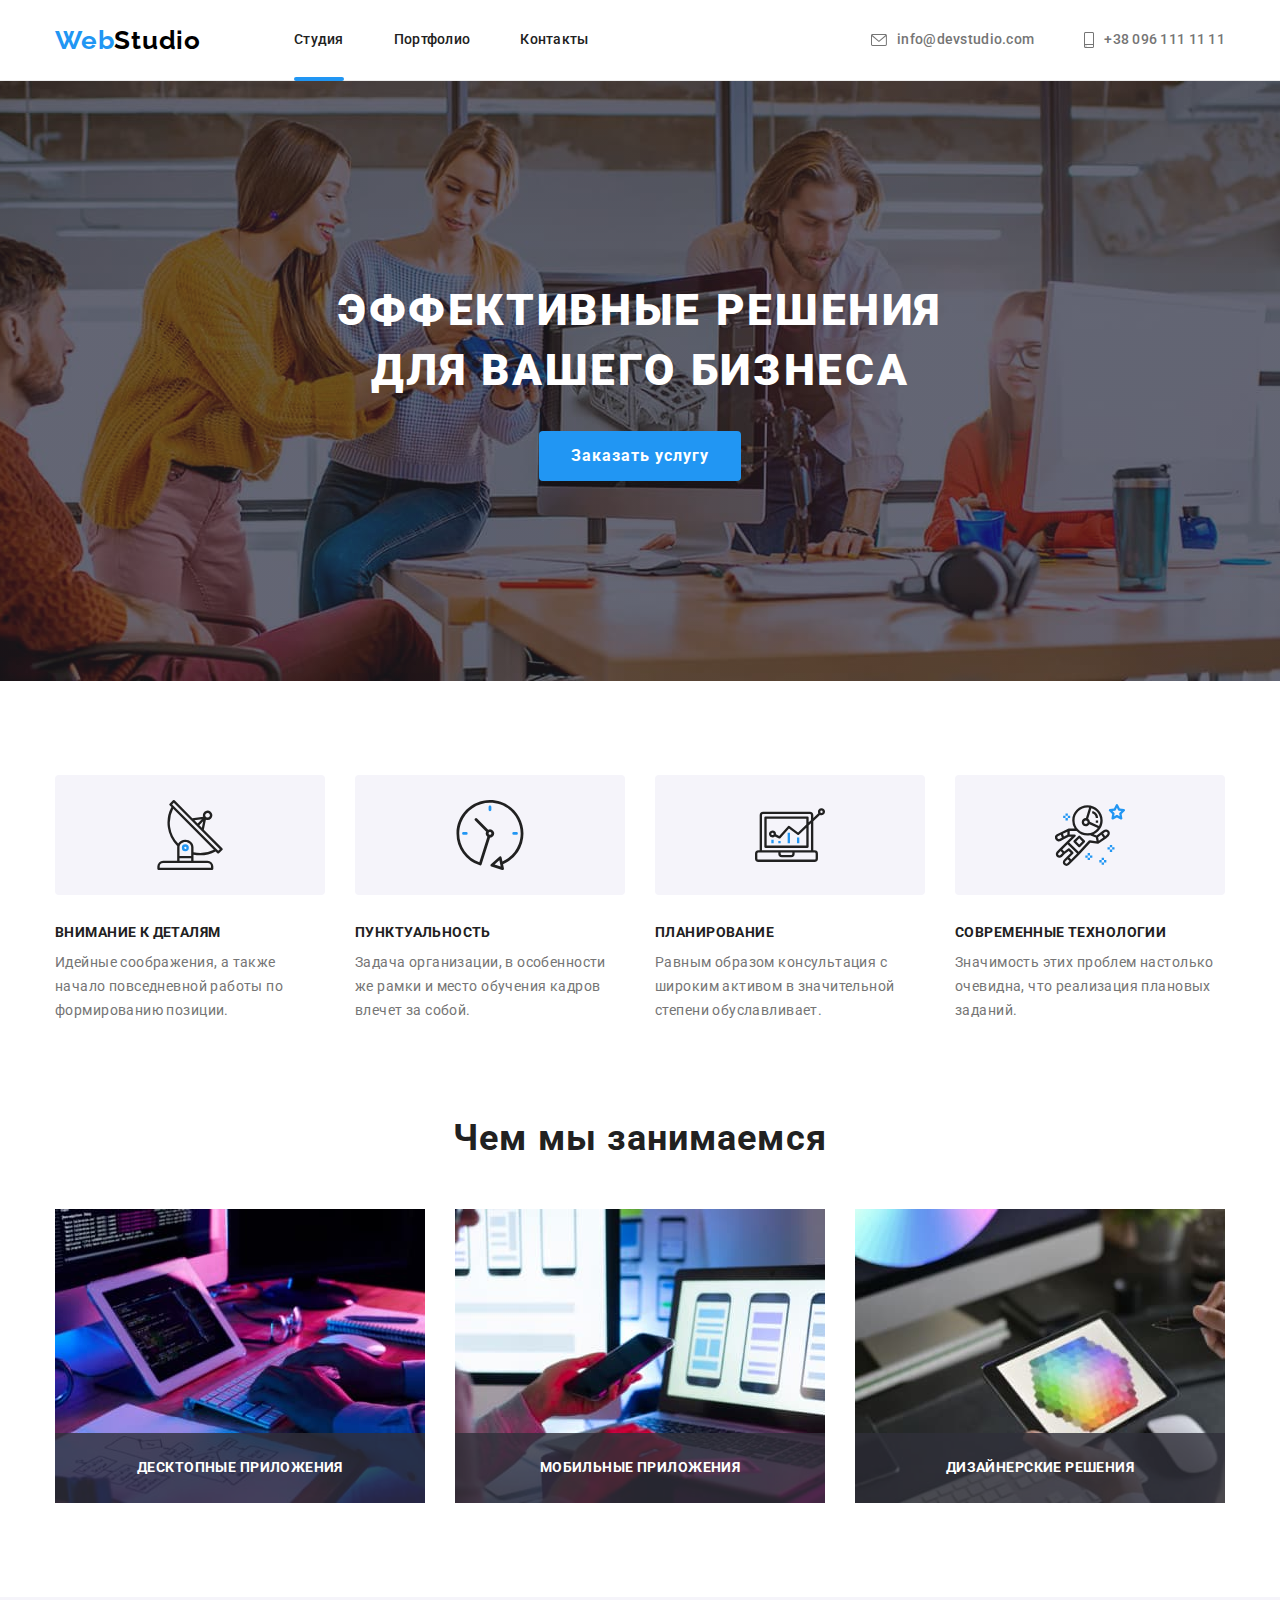
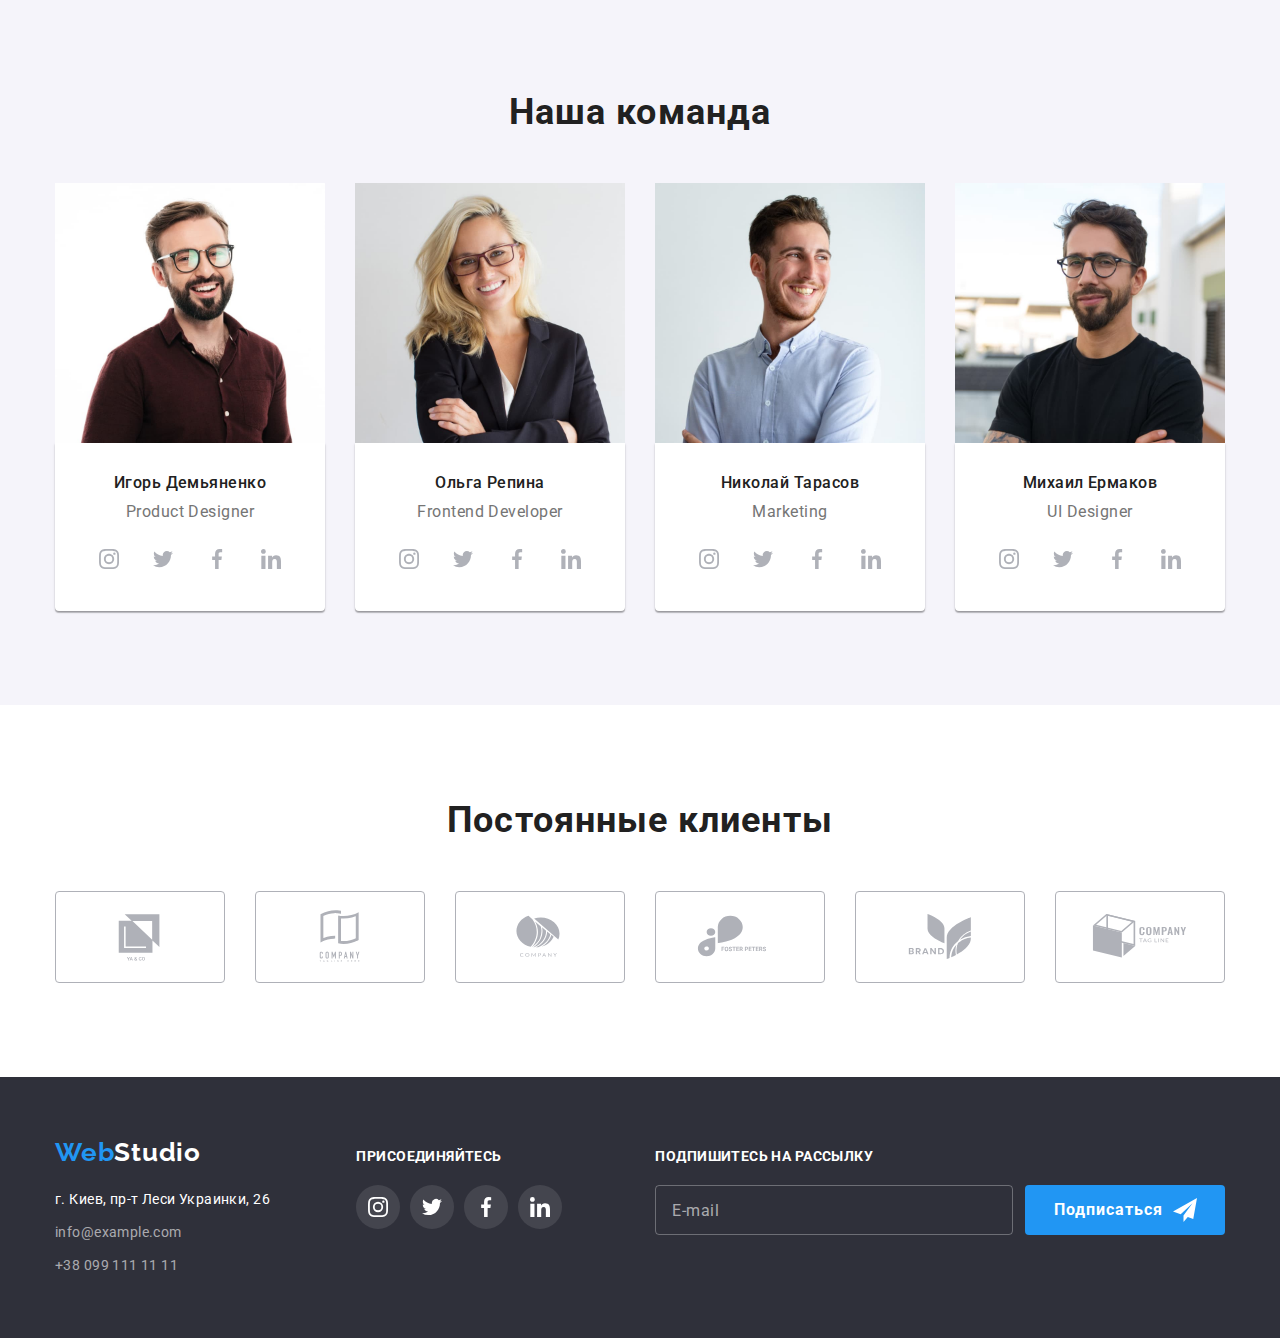
<file: index.html>
<!DOCTYPE html>
<html lang="ru">
  <head>
    <meta charset="UTF-8" />
    <meta http-equiv="X-UA-Compatible" content="IE=edge" />
    <meta name="viewport" content="width=device-width, initial-scale=1.0" />
    <title>goit-markup-hw-06</title>
    <link
      href="https://fonts.googleapis.com/css2?family=Raleway:wght@700&family=Roboto:wght@400;500;700;900&display=swap"
      rel="stylesheet"
    />
    <link rel="stylesheet"
    href=https://cdnjs.cloudflare.com/ajax/libs/modern-normalize/1.1.0/modern-normalize.min.css>
    <link rel="stylesheet" href="./css/styles.css" />
  </head>
  <body>
    <!--header-->

    <header class="header">
      <div class="container">
        <div class="header-flex">
          <a class="logo link" href="./index.html"
            >Web<span class="logo-dark">Studio</span></a
          >
          <nav class="header-nav">
            <ul class="header-list list">
              <li class="header-item">
                <a class="header-link link current" href="./index.html"
                  >Студия</a
                >
              </li>
              <li class="header-item">
                <a class="header-link link" href="./portfolio.html"
                  >Портфолио</a
                >
              </li>
              <li class="header-item">
                <a class="header-link link" href="">Контакты</a>
              </li>
            </ul>
          </nav>
          <ul class="header-mt">
            <li class="header-mail-item list">
              <a class="header-mail-link link" href="mailto:info@devstudio.com"
                ><svg class="header-icon-mail" width="16" height="12">
                  <use href="./images/icons.svg#icon-envelope"></use>
                </svg>
                info@devstudio.com</a
              >
            </li>
            <li class="haeder-tel-item list">
              <a class="header-tel-link link" href="tel:+380961111111"
                ><svg class="header-icon-tel" width="10" height="16">
                  <use href="./images/icons.svg#icon-smartphone"></use></svg
                >+38 096 111 11 11</a
              >
            </li>
          </ul>
        </div>
      </div>
    </header>
    <!--hero-->
    <main>
      <section class="hero">
        <div class="container">
          <h1 class="hero-title">Эффективные решения для вашего бизнеса</h1>
          <button class="hero-btn" type="button" data-modal-open>
            Заказать услугу
          </button>
        </div>
      </section>

      <!--features-->
      <section class="features section">
        <div class="container">
          <h2 class="visually-hidden">Особенности</h2>
          <ul class="features-list list">
            <li class="features-item antenna">
              <div class="features-icon-conteiner">
                <svg width="70" height="70">
                  <use href="./images/icons.svg#icon-antenna-1"></use>
                </svg>
              </div>
              <h3 class="features-title">Внимание к деталям</h3>
              <p class="features-text">
                Идейные соображения, а также начало повседневной работы по
                формированию позиции.
              </p>
            </li>
            <li class="features-item clock">
              <div class="features-icon-conteiner">
                <svg width="70" height="70">
                  <use href="./images/icons.svg#icon-clock-1"></use>
                </svg>
              </div>
              <h3 class="features-title">Пунктуальность</h3>
              <p class="features-text">
                Задача организации, в особенности же рамки и место обучения
                кадров влечет за собой.
              </p>
            </li>
            <li class="features-item diagram">
              <div class="features-icon-conteiner">
                <svg width="70" height="70">
                  <use href="./images/icons.svg#icon-diagram-1"></use>
                </svg>
              </div>
              <h3 class="features-title">Планирование</h3>
              <p class="features-text">
                Равным образом консультация с широким активом в значительной
                степени обуславливает.
              </p>
            </li>
            <li class="features-item astronaut">
              <div class="features-icon-conteiner">
                <svg width="70" height="70">
                  <use href="./images/icons.svg#icon-astronaut-1"></use>
                </svg>
              </div>
              <h3 class="features-title">Современные технологии</h3>
              <p class="features-text">
                Значимость этих проблем настолько очевидна, что реализация
                плановых заданий.
              </p>
            </li>
          </ul>
        </div>
      </section>
      <!--work-->
      <section class="work section">
        <div class="container">
          <h2 class="work-title">Чем мы занимаемся</h2>
          <ul class="work-list list">
            <li class="work-item">
              <img
                class="work-img"
                src="./images/box1.jpg"
                alt="Работа за компьютером"
                width="370"
                height="294"
              />
              <div class="work-thumb">
                <h3 class="work-item-title">Десктопные приложения</h3>
              </div>
            </li>

            <li class="work-item">
              <img
                class="work-img"
                src="./images/box2.jpg"
                alt="Смартфон и ноутбук"
                width="370"
                height="294"
              />
              <div class="work-thumb">
                <h3 class="work-item-title">Мобильные приложения</h3>
              </div>
            </li>
            <li class="work-item">
              <img
                class="work-img"
                src="./images/box3.jpg"
                alt="Графический дизайн на планшете"
                width="370"
                height="294"
              />
              <div class="work-thumb">
                <h3 class="work-item-title">Дизайнерские решения</h3>
              </div>
            </li>
          </ul>
        </div>
      </section>
      <!--team-->
      <section class="team section">
        <div class="container">
          <h2 class="team-title">Наша команда</h2>
          <ul class="team-list list">
            <li class="team-item">
              <img
                class="team-img"
                src="./images/img.jpg"
                alt="Игорь"
                width="270"
                height="260"
              />
              <div class="team-thumb">
                <h3 class="team-item-title">Игорь Демьяненко</h3>
                <p class="team-text" lang="en">Product Designer</p>
                <ul class="team-soc-list list">
                  <li class="team-soc-item">
                    <a class="team-soc-link" href="">
                      <svg class="team-soc-icon" width="20" height="20">
                        <use href="./images/icons.svg#icon-instagram-2"></use>
                      </svg>
                    </a>
                  </li>
                  <li class="team-soc-item">
                    <a class="team-soc-link" href=""
                      ><svg class="team-soc-icon" width="20" height="20">
                        <use
                          href="./images/icons.svg#icon-twitter-1"
                        ></use></svg
                    ></a>
                  </li>
                  <li class="team-soc-item">
                    <a class="team-soc-link" href=""
                      ><svg class="team-soc-icon" width="20" height="20">
                        <use
                          href="./images/icons.svg#icon-facebook-1"
                        ></use></svg
                    ></a>
                  </li>
                  <li class="team-soc-item">
                    <a class="team-soc-link" href=""
                      ><svg class="team-soc-icon" width="20" height="20">
                        <use
                          href="./images/icons.svg#icon-linkedin-1"
                        ></use></svg
                    ></a>
                  </li>
                </ul>
              </div>
            </li>
            <li class="team-item">
              <img
                class="team-img"
                src="./images/img1.jpg"
                alt="Ольга"
                width="270"
                height="260"
              />
              <div class="team-thumb">
                <h3 class="team-item-title">Ольга Репина</h3>
                <p class="team-text" lang="en">Frontend Developer</p>
                <ul class="team-soc-list list">
                  <li class="team-soc-item">
                    <a class="team-soc-link" href="">
                      <svg class="team-soc-icon" width="20" height="20">
                        <use href="./images/icons.svg#icon-instagram-2"></use>
                      </svg>
                    </a>
                  </li>
                  <li class="team-soc-item">
                    <a class="team-soc-link" href=""
                      ><svg class="team-soc-icon" width="20" height="20">
                        <use
                          href="./images/icons.svg#icon-twitter-1"
                        ></use></svg
                    ></a>
                  </li>
                  <li class="team-soc-item">
                    <a class="team-soc-link" href=""
                      ><svg class="team-soc-icon" width="20" height="20">
                        <use
                          href="./images/icons.svg#icon-facebook-1"
                        ></use></svg
                    ></a>
                  </li>
                  <li class="team-soc-item">
                    <a class="team-soc-link" href=""
                      ><svg class="team-soc-icon" width="20" height="20">
                        <use
                          href="./images/icons.svg#icon-linkedin-1"
                        ></use></svg
                    ></a>
                  </li>
                </ul>
              </div>
            </li>
            <li class="team-item">
              <img
                class="team-img"
                src="./images/img2.jpg"
                alt="Николай"
                width="270"
                height="260"
              />
              <div class="team-thumb">
                <h3 class="team-item-title">Николай Тарасов</h3>
                <p class="team-text" lang="en">Marketing</p>
                <ul class="team-soc-list list">
                  <li class="team-soc-item">
                    <a class="team-soc-link" href="">
                      <svg class="team-soc-icon" width="20" height="20">
                        <use href="./images/icons.svg#icon-instagram-2"></use>
                      </svg>
                    </a>
                  </li>
                  <li class="team-soc-item">
                    <a class="team-soc-link" href=""
                      ><svg class="team-soc-icon" width="20" height="20">
                        <use
                          href="./images/icons.svg#icon-twitter-1"
                        ></use></svg
                    ></a>
                  </li>
                  <li class="team-soc-item">
                    <a class="team-soc-link" href=""
                      ><svg class="team-soc-icon" width="20" height="20">
                        <use
                          href="./images/icons.svg#icon-facebook-1"
                        ></use></svg
                    ></a>
                  </li>
                  <li class="team-soc-item">
                    <a class="team-soc-link" href=""
                      ><svg class="team-soc-icon" width="20" height="20">
                        <use
                          href="./images/icons.svg#icon-linkedin-1"
                        ></use></svg
                    ></a>
                  </li>
                </ul>
              </div>
            </li>
            <li class="team-item">
              <img
                class="team-img"
                src="./images/img3.jpg"
                alt="Михаил"
                width="270"
                height="260"
              />
              <div class="team-thumb">
                <h3 class="team-item-title">Михаил Ермаков</h3>
                <p class="team-text" lang="en">UI Designer</p>
                <ul class="team-soc-list list">
                  <li class="team-soc-item">
                    <a class="team-soc-link" href="">
                      <svg class="team-soc-icon" width="20" height="20">
                        <use href="./images/icons.svg#icon-instagram-2"></use>
                      </svg>
                    </a>
                  </li>
                  <li class="team-soc-item">
                    <a class="team-soc-link" href=""
                      ><svg class="team-soc-icon" width="20" height="20">
                        <use
                          href="./images/icons.svg#icon-twitter-1"
                        ></use></svg
                    ></a>
                  </li>
                  <li class="team-soc-item">
                    <a class="team-soc-link" href=""
                      ><svg class="team-soc-icon" width="20" height="20">
                        <use
                          href="./images/icons.svg#icon-facebook-1"
                        ></use></svg
                    ></a>
                  </li>
                  <li class="team-soc-item">
                    <a class="team-soc-link" href=""
                      ><svg class="team-soc-icon" width="20" height="20">
                        <use
                          href="./images/icons.svg#icon-linkedin-1"
                        ></use></svg
                    ></a>
                  </li>
                </ul>
              </div>
            </li>
          </ul>
        </div>
      </section>

      <section class="clients section">
        <div class="container">
          <h2 class="clients-title">Постоянные клиенты</h2>
          <ul class="clients-list list">
            <li class="clients-item list">
              <a class="clients-link" href="">
                <svg class="clients-icon" width="106" height="60">
                  <use href="./images/icons.svg#icon-Logo"></use>
                </svg>
              </a>
            </li>
            <li class="clients-item list">
              <a class="clients-link" href="">
                <svg class="clients-icon" width="106" height="60">
                  <use href="./images/icons.svg#icon-Logo-1"></use>
                </svg>
              </a>
            </li>
            <li class="clients-item list">
              <a class="clients-link" href="">
                <svg class="clients-icon" width="106" height="60">
                  <use href="./images/icons.svg#icon-Logo-2"></use>
                </svg>
              </a>
            </li>
            <li class="clients-item list">
              <a class="clients-link" href="">
                <svg class="clients-icon" width="106" height="60">
                  <use href="./images/icons.svg#icon-Logo-3"></use>
                </svg>
              </a>
            </li>
            <li class="clients-item list">
              <a class="clients-link" href="">
                <svg class="clients-icon" width="106" height="60">
                  <use href="./images/icons.svg#icon-Logo-4"></use>
                </svg>
              </a>
            </li>
            <li class="clients-item list">
              <a class="clients-link" href="">
                <svg class="clients-icon" width="106" height="60">
                  <use href="./images/icons.svg#icon-Logo-5"></use>
                </svg>
              </a>
            </li>
          </ul>
        </div>
      </section>
    </main>
    <!--footer-->
    <footer class="footer">
      <div class="container">
        <div class="footerf">
          <a class="logo link" href="./index.html"
            >Web<span class="logo-light">Studio</span></a
          >
          <address class="adress">
            <ul class="adress-list list">
              <li class="adress-item">
                <a
                  class="adress-link link"
                  href="https://goo.gl/maps/nZqafxbNamXbDnvg8"
                  target="blank"
                  rel="noopener noreferrer nofollow"
                  >г. Киев, пр-т Леси Украинки, 26</a
                >
              </li>
              <li class="adress-item">
                <a class="adress-mail-link link" href="mailto:info@example.com"
                  >info@example.com</a
                >
              </li>
              <li class="adress-item">
                <a class="adress-tel-link link" href="tel:+380991111111"
                  >+38 099 111 11 11</a
                >
              </li>
            </ul>
          </address>
        </div>
        <div class="footer-soc">
          <p class="join">присоединяйтесь</p>
          <ul class="footer-soc-list list">
            <li class="footer-soc-item">
              <a href="" class="footer-soc-link instagram"></a>
            </li>
            <li class="footer-soc-item">
              <a href="" class="footer-soc-link twitter"></a>
            </li>
            <li class="footer-soc-item">
              <a href="" class="footer-soc-link facebook"></a>
            </li>
            <li class="footer-soc-item">
              <a href="" class="footer-soc-link linkedin"></a>
            </li>
          </ul>
        </div>

        <div class="footer-user-email">
        <p class="join">Подпишитесь на рассылку</p>
        <form class="footer-form">
        <input type="email" name="footer-input" class="footer-input" required placeholder="E-mail">
        <button type="submit" class="footer-btn">Подписаться</button>
        </form>
      </div>
      </div>
      
    </footer>

    <!--modal-->                          
    
    <div class="backdrop is-hidden" data-modal>
      <div class="modal">
        <button type="button" class="modal-close-btn" data-modal-close>
          <svg width="18" height="18">
            <use href="./images/icons.svg#icon-close-black-18dp"></use>
          </svg>
        </button>

        <p class="modal-title">Оставьте свои данные, мы вам перезвоним</p>

        <form>

          <label class="form-field">
            <span class="form-label">Имя</span>
            <span class="modal-wrap">
            <input type="text" class="modal-input" name="user-name" required />
            <svg class="form-icon" width="18" height="18">
                <use href="./images/icons.svg#icon-person"></use></svg
            ></span>
          </label>

          <label class="form-field"
            ><span class="form-label">Телефон</span>
            <span class="modal-wrap">
            <input type="tel" class="modal-input" name="user-tel" required />
             <svg class="form-icon" width="18" height="18">
                <use href="./images/icons.svg#icon-phone"></use></svg
            ></span>
          </label>

          <label class="form-field"
            ><span class="form-label">Почта</span>
            <span class="modal-wrap">
            <input
              type="email"
              class="modal-input"
              name="user-email"
              required
            />
            
              <svg class="form-icon" width="18" height="18">
                <use href="./images/icons.svg#icon-email"></use></svg></span>
          </label>

          <label class="form-field">
            <span class="form-label">Комментарий</span>
            <textarea
              name="user-text"
              id="user-text"
              placeholder="Введите текст"
              class="user-comments"
            ></textarea>
          </label>

          <div class="form-field">
            <input type="checkbox" class="input-check visually-hidden " id="input-check" name="policy" value="policy" >
            <label for="input-check" class="check-text"><span class="check-visible"><svg class="check-icon" width="16" height="15"><use href="./images/icons.svg#icon-Vector2"></use></svg></span> Соглашаюсь с рассылкой и принимаю&nbsp;<a class="policy-link" href="">Условия договора</a></label>
          </div>
          <button type="submit" class="form-btn">Отправить</button>
        </form>
      </div>
    </div>
    <script src="./js/modal.js"></script>
  </body>
</html>
</file>
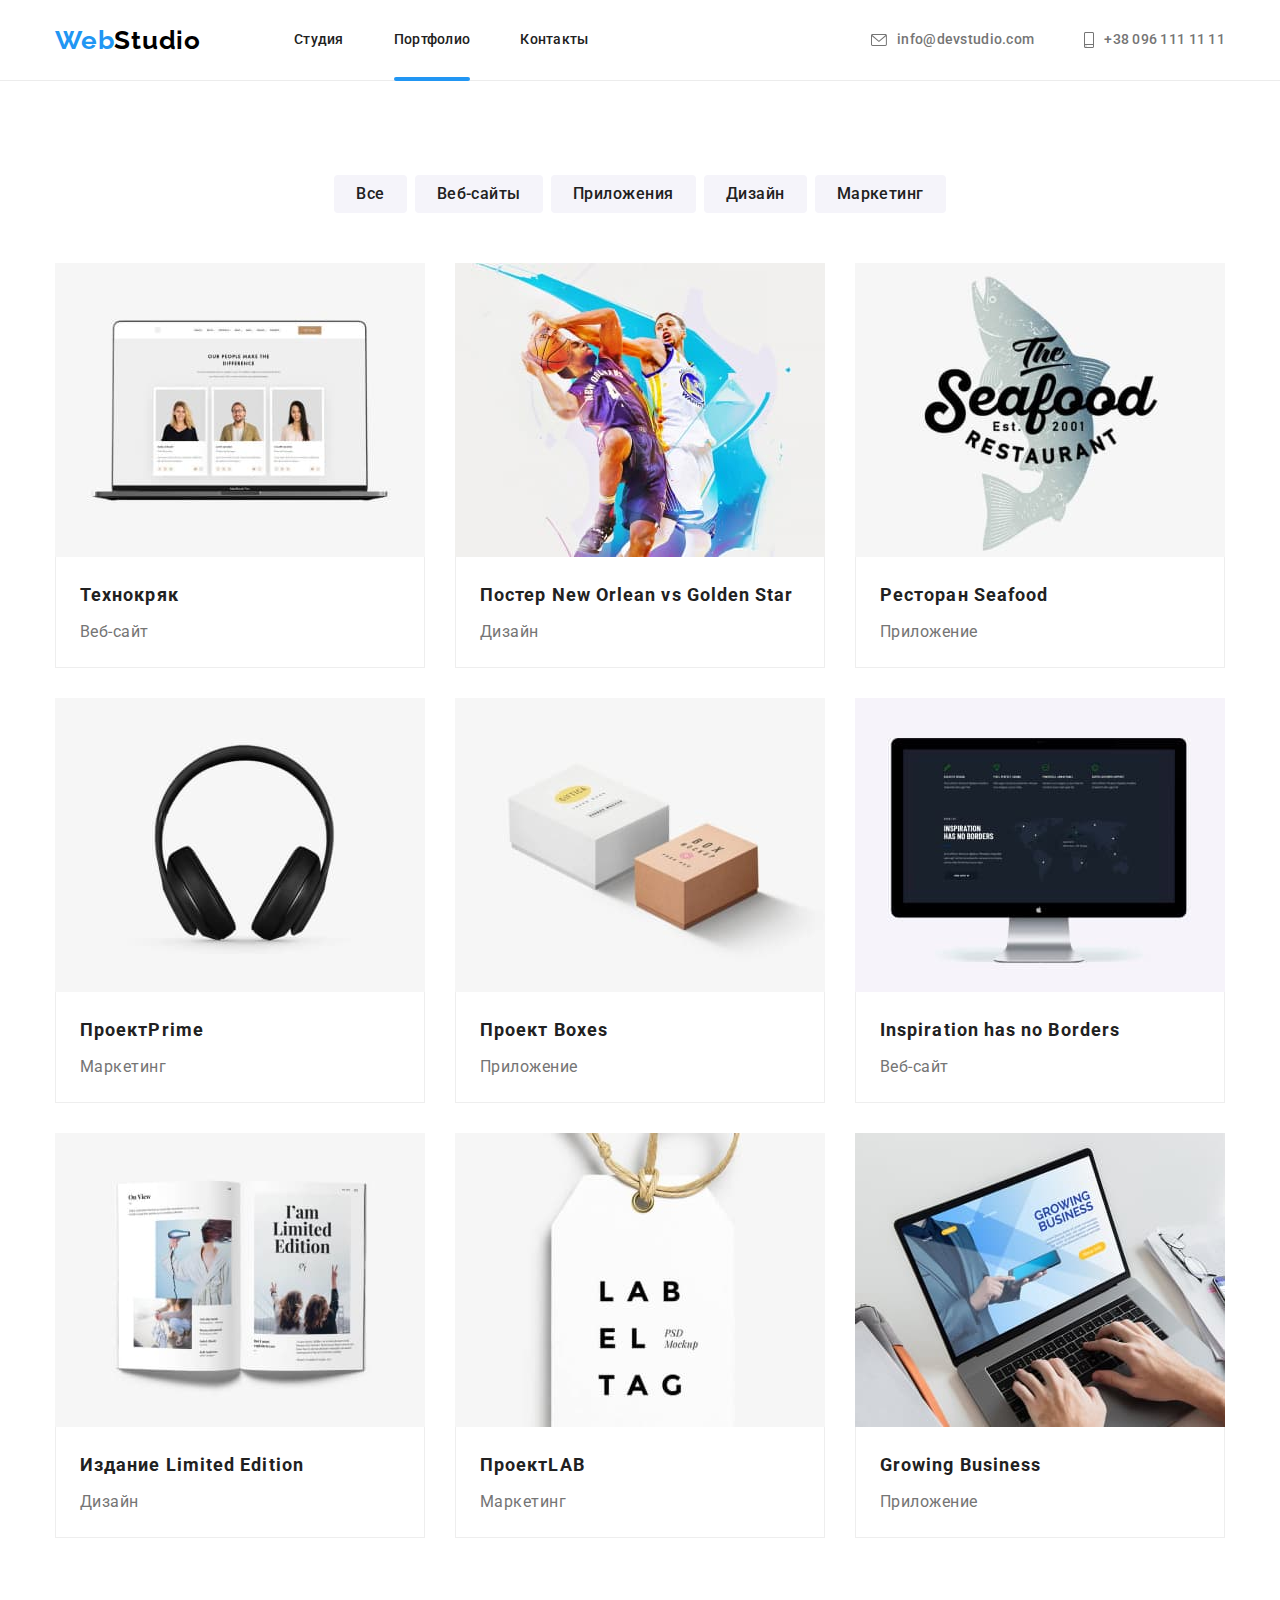
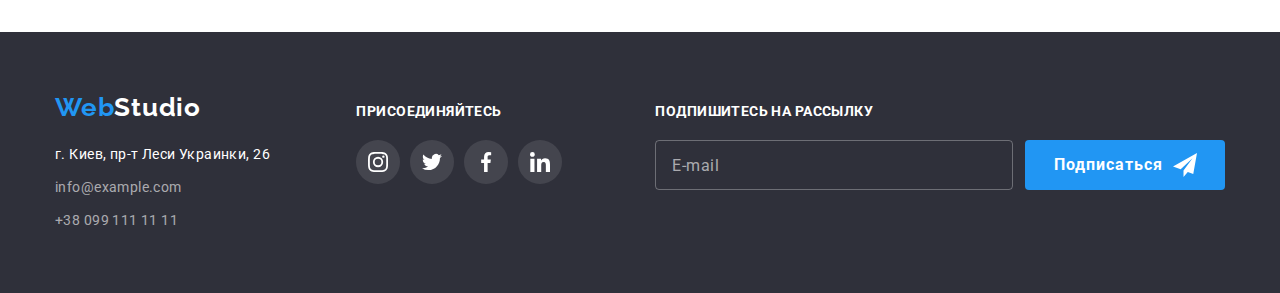
<file: portfolio.html>
<!DOCTYPE html>
<html lang="ru">
  <head>
    <meta charset="UTF-8" />
    <meta http-equiv="X-UA-Compatible" content="IE=edge" />
    <meta name="viewport" content="width=device-width, initial-scale=1.0" />
    <title>goit-markup-hw-06</title>
    <link
      href="https://fonts.googleapis.com/css2?family=Raleway:wght@700&family=Roboto:wght@400;500;700;900&display=swap"
      rel="stylesheet"
    />
    <link rel="stylesheet"
    href=https://cdnjs.cloudflare.com/ajax/libs/modern-normalize/1.1.0/modern-normalize.min.css>
    <link rel="stylesheet" href="./css/styles.css" />
  </head>
  <body>
    <header class="header">
      <div class="container">
        <div class="header-flex">
          <a class="logo link" href="./index.html"
            >Web<span class="logo-dark">Studio</span></a
          >
          <nav class="header-nav">
            <ul class="header-list list">
              <li class="header-item">
                <a class="header-link link" href="./index.html">Студия</a>
              </li>
              <li class="header-item">
                <a class="header-link link current" href="./portfolio.html"
                  >Портфолио</a
                >
              </li>
              <li class="header-item">
                <a class="header-link link" href="">Контакты</a>
              </li>
            </ul>
          </nav>
          <ul class="header-mt">
            <li class="header-mail-item list">
              <a class="header-mail-link link" href="mailto:info@devstudio.com"
                ><svg class="header-icon-mail" width="16" height="12">
                  <use href="./images/icons.svg#icon-envelope"></use>
                </svg>
                info@devstudio.com</a
              >
            </li>
            <li class="haeder-tel-item list">
              <a class="header-tel-link link" href="tel:+380961111111"
                ><svg class="header-icon-tel" width="10" height="16">
                  <use href="./images/icons.svg#icon-smartphone"></use></svg
                >+38 096 111 11 11</a
              >
            </li>
          </ul>
        </div>
      </div>
    </header>

    <main>
      <section class="portfolio section">
        <div class="container">
          <h1 class="visually-hidden">Портфолио</h1>
          <ul class="btn-list list">
            <li class="btn-item">
              <button class="btn" type="button">Все</button>
            </li>
            <li class="btn-item">
              <button class="btn" type="button">Веб-сайты</button>
            </li>
            <li class="btn-item">
              <button class="btn" type="button">Приложения</button>
            </li>
            <li class="btn-item">
              <button class="btn" type="button">Дизайн</button>
            </li>
            <li class="btn-item">
              <button class="btn" type="button">Маркетинг</button>
            </li>
          </ul>

          <ul class="port-list list">
            <li class="port-item">
              <a class="port-link link" href=""
                ><div class="port-wrap">
                  <img
                    src="./images/images-portfolio1.jpg"
                    alt="Страница Веб-сайта на ноутбуке"
                    width="370"
                    height="294"
                  />
                  <p class="port-top-text">
                    Ресурс предлагает комплексные предложения с разным уровнем
                    функционала и сервисов. Все это позволит посетителю получить
                    исчерпывающие сведения о компании или частном лице.
                  </p>
                </div>
                <div class="port-thumb">
                  <h2 class="port-title">Технокряк</h2>
                  <p class="port-text">Веб-сайт</p>
                </div>
              </a>
            </li>

            <li class="port-item">
              <a class="port-link link" href=""
                ><div class="port-wrap">
                  <img
                    src="./images/images-portfolio2.jpg"
                    alt="Два баскетболиста во время игры"
                    width="370"
                    height="294"
                  />
                  <p class="port-top-text">
                    Ресурс предлагает комплексные предложения с разным уровнем
                    функционала и сервисов. Все это позволит посетителю получить
                    исчерпывающие сведения о компании или частном лице.
                  </p>
                </div>
                <div class="port-thumb">
                  <h2 class="port-title">
                    Постер <span lang="en">New Orlean vs Golden Star</span>
                  </h2>
                  <p class="port-text">Дизайн</p>
                </div>
              </a>
            </li>

            <li class="port-item">
              <a class="port-link link" href=""
                ><div class="port-wrap">
                  <img
                    src="./images/images-portfolio3.jpg"
                    alt="Логотип ресторана Сиафуд"
                    width="370"
                    height="294"
                  />
                  <p class="port-top-text">
                    Ресурс предлагает комплексные предложения с разным уровнем
                    функционала и сервисов. Все это позволит посетителю получить
                    исчерпывающие сведения о компании или частном лице.
                  </p>
                </div>
                <div class="port-thumb">
                  <h2 class="port-title">
                    Ресторан <span lang="en">Seafood</span>
                  </h2>
                  <p class="port-text">Приложение</p>
                </div>
              </a>
            </li>

            <li class="port-item">
              <a class="port-link link" href=""
                ><div class="port-wrap">
                  <img
                    src="./images/images-portfolio4.jpg"
                    alt="Наушники"
                    width="370"
                    height="294"
                  />
                  <p class="port-top-text">
                    Ресурс предлагает комплексные предложения с разным уровнем
                    функционала и сервисов. Все это позволит посетителю получить
                    исчерпывающие сведения о компании или частном лице.
                  </p>
                </div>
                <div class="port-thumb">
                  <h2 class="port-title">Проект<span lang="en">Prime</span></h2>
                  <p class="port-text">Маркетинг</p>
                </div>
              </a>
            </li>

            <li class="port-item">
              <a class="port-link link" href=""
                ><div class="port-wrap">
                  <img
                    src="./images/images-portfolio5.jpg"
                    alt="Две коробки"
                    width="370"
                    height="294"
                  />
                  <p class="port-top-text">
                    Ресурс предлагает комплексные предложения с разным уровнем
                    функционала и сервисов. Все это позволит посетителю получить
                    исчерпывающие сведения о компании или частном лице.
                  </p>
                </div>
                <div class="port-thumb">
                  <h2 class="port-title">
                    Проект <span lang="en">Boxes</span>
                  </h2>
                  <p class="port-text">Приложение</p>
                </div>
              </a>
            </li>

            <li class="port-item">
              <a class="port-link link" href=""
                ><div class="port-wrap">
                  <img
                    src="./images/images-portfolio6.jpg"
                    alt="Монитор с изображением Веб-сайта"
                    width="370"
                    height="294"
                  />
                  <p class="port-top-text">
                    Ресурс предлагает комплексные предложения с разным уровнем
                    функционала и сервисов. Все это позволит посетителю получить
                    исчерпывающие сведения о компании или частном лице.
                  </p>
                </div>
                <div class="port-thumb">
                  <h2 class="port-title" lang="en">
                    Inspiration has no Borders
                  </h2>
                  <p class="port-text">Веб-сайт</p>
                </div>
              </a>
            </li>

            <li class="port-item">
              <a class="port-link link" href=""
                ><div class="port-wrap">
                  <img
                    src="./images/images-portfolio7.jpg"
                    alt="Развёрнутые страницы журнала"
                    width="370"
                    height="294"
                  />
                  <p class="port-top-text">
                    Ресурс предлагает комплексные предложения с разным уровнем
                    функционала и сервисов. Все это позволит посетителю получить
                    исчерпывающие сведения о компании или частном лице.
                  </p>
                </div>
                <div class="port-thumb">
                  <h2 class="port-title">
                    Издание <span lang="en">Limited Edition</span>
                  </h2>
                  <p class="port-text">Дизайн</p>
                </div>
              </a>
            </li>
            <li class="port-item">
              <a class="port-link link" href=""
                ><div class="port-wrap">
                  <img
                    src="./images/images-portfolio8.jpg"
                    alt="Бирка"
                    width="370"
                    height="294"
                  />
                  <p class="port-top-text">
                    Ресурс предлагает комплексные предложения с разным уровнем
                    функционала и сервисов. Все это позволит посетителю получить
                    исчерпывающие сведения о компании или частном лице.
                  </p>
                </div>
                <div class="port-thumb">
                  <h2 class="port-title">Проект<span lang="en">LAB</span></h2>
                  <p class="port-text">Маркетинг</p>
                </div>
              </a>
            </li>
            <li class="port-item">
              <a class="port-link link" href=""
                ><div class="port-wrap">
                  <img
                    src="./images/images-portfolio9.jpg"
                    alt="Работа в приложении на ноутбуке"
                    width="370"
                    height="294"
                  />
                  <p class="port-top-text">
                    Ресурс предлагает комплексные предложения с разным уровнем
                    функционала и сервисов. Все это позволит посетителю получить
                    исчерпывающие сведения о компании или частном лице.
                  </p>
                </div>
                <div class="port-thumb">
                  <h2 class="port-title" lang="en">Growing Business</h2>
                  <p class="port-text">Приложение</p>
                </div>
              </a>
            </li>
          </ul>
        </div>
      </section>
    </main>

    <footer class="footer">
      <div class="container">
        <div class="footerf">
          <a class="logo link" href="./index.html"
            >Web<span class="logo-light">Studio</span></a
          >
          <address class="adress">
            <ul class="adress-list list">
              <li class="adress-item">
                <a
                  class="adress-link link"
                  href="https://goo.gl/maps/nZqafxbNamXbDnvg8"
                  target="blank"
                  rel="noopener noreferrer nofollow"
                  >г. Киев, пр-т Леси Украинки, 26</a
                >
              </li>
              <li class="adress-item">
                <a class="adress-mail-link link" href="mailto:info@example.com"
                  >info@example.com</a
                >
              </li>
              <li class="adress-item">
                <a class="adress-tel-link link" href="tel:+380991111111"
                  >+38 099 111 11 11</a
                >
              </li>
            </ul>
          </address>
        </div>
        <div class="footer-soc">
          <p class="join">присоединяйтесь</p>
          <ul class="footer-soc-list list">
            <li class="footer-soc-item">
              <a href="" class="footer-soc-link instagram"></a>
            </li>
            <li class="footer-soc-item">
              <a href="" class="footer-soc-link twitter"></a>
            </li>
            <li class="footer-soc-item">
              <a href="" class="footer-soc-link facebook"></a>
            </li>
            <li class="footer-soc-item">
              <a href="" class="footer-soc-link linkedin"></a>
            </li>
          </ul>
        </div>
        <div class="footer-user-email">
        <p class="join">Подпишитесь на рассылку</p>
        <form class="footer-form">
        <input type="email" name="footer-input" class="footer-input" required placeholder="E-mail">
        <button type="submit" class="footer-btn">Подписаться</button>
        </form>
      </div>
      </div>
      
    </footer>
  </body>
</html>
</file>
<file: css/styles.css>
:root {
  --primary-white-color: #ffffff;
  --secondary-white-color: #f5f4fa;
  --footer-hero-color: #2f303a;
  --accent-color: #2196f3;
  --main-title-color: #212121;
  --primary-text-color: #757575;
  --primary-margin: 30px;
}
body {
  color: var(--primary-text-color);
  font-family: "Roboto", "Montserrat", sans-serif;
}
h1,
h2,
h3,
h4,
h5,
h6,
p,
ul {
  margin: 0;
}
ul {
  padding-left: 0;
}

.list {
  list-style: none;
}
.link {
  text-decoration: none;
}
img {
  display: block;
  max-width: 100%;
  height: auto;
}

.container {
  width: 1200px;
  padding-left: 15px;
  padding-right: 15px;
  margin: 0 auto;
}
.section {
  padding-top: 94px;
  padding-bottom: 94px;
}
/*---------------header----------------------------------------------*/
.header {
  background-color: var(--primary-white-color);
  border-bottom: 1px solid #ececec;
}
.header-flex {
  display: flex;
  align-items: center;
}

.header-nav {
  margin-left: 93px;
}
.header-list {
  display: flex;
}
.header-mt {
  display: flex;
  margin-left: auto;
}

.header-item + .header-item {
  margin-left: 50px;
}
.haeder-tel-item {
  margin-left: 50px;
}

.logo {
  font-family: "Raleway";
  font-weight: 700;
  font-size: 26px;
  line-height: 1.19;
  letter-spacing: 0.03em;
  color: var(--accent-color);
}

.logo-dark {
  color: #000000;
}
.logo-light {
  color: var(--primary-white-color);
}

.header-link,
.header-mail-link,
.header-tel-link {
  font-weight: 500;
  font-size: 14px;
  line-height: 1.14;
  letter-spacing: 0.02em;
  color: var(--main-title-color);
  display: flex;
  align-items: center;
}
.header-link {
  position: relative;
  padding-top: 32px;
  padding-bottom: 32px;
  transition: color 250ms cubic-bezier(0.4, 0, 0.2, 1);
}

.header-link.current::after {
  display: inline-block;
  content: "";
  position: absolute;
  left: 0;
  bottom: -1px;
  width: 100%;
  height: 4px;
  background: var(--accent-color);
  border-radius: 2px;
}
.header-icon-mail {
  fill: currentColor;
  margin-right: 10px;
}
.header-icon-tel {
  fill: currentColor;
  margin-right: 10px;
}
.header-link:hover,
.header-link:focus {
  color: var(--accent-color);
}

.header-mail-link,
.header-tel-link {
  color: inherit;
  transition: color 250ms cubic-bezier(0.4, 0, 0.2, 1);
}
.header-mail-link:hover,
.header-mail-link:focus {
  color: var(--accent-color);
}

.header-tel-link:hover,
.header-tel-link:focus {
  color: var(--accent-color);
}
/* .current {
  color: var(--accent-color);
} */

/*---------------hero-------------------------------------------------*/
.hero {
  background-color: var(--footer-hero-color);
  padding-top: 200px;
  padding-bottom: 200px;
  background-image: linear-gradient(
      to right,
      rgba(47, 48, 58, 0.4),
      rgba(47, 48, 58, 0.4)
    ),
    url(../images/bg-image.jpg);
  background-size: cover;
  background-repeat: no-repeat;
  background-position: center;
  margin-left: auto;
  margin-right: auto;
  max-width: 1600px;
  height: 600px;
}

.hero-title {
  font-weight: 900;
  font-size: 44px;
  line-height: 1.36;
  text-align: center;
  letter-spacing: 0.06em;
  text-transform: uppercase;
  color: var(--primary-white-color);
  max-width: 696px;
  margin-left: auto;
  margin-right: auto;
  margin-bottom: var(--primary-margin);
}

.hero-btn {
  font-family: inherit;
  font-weight: 700;
  font-size: 16px;
  line-height: 1.88;
  text-align: center;
  letter-spacing: 0.06em;
  border: none;
  border-radius: 4px;
  background-color: var(--accent-color);
  color: var(--primary-white-color);
  cursor: pointer;
  margin: 0 auto;
  display: block;
  padding: 10px 32px;
  transition: filter 250ms cubic-bezier(0.4, 0, 0.2, 1);
}
.hero-btn:hover {
  filter: drop-shadow(0px 4px 4px rgba(0, 0, 0, 0.25));
}
/*-------------------features-----------------------------------*/
.visually-hidden {
  position: absolute;
  white-space: nowrap;
  width: 1px;
  height: 1px;
  overflow: hidden;
  border: 0;
  padding: 0;
  clip: rect(0 0 0 0);
  clip-path: inset(50%);
  margin: -1px;
}

.features-list {
  display: flex;
  margin-left: calc(-1 * var(--primary-margin));
  flex-wrap: wrap;
}
/* .features-item::before {
  display: block;
  content: " ";
  height: 120px;
  background-color: var(--secondary-white-color);
  border-radius: 4px;
  background-repeat: no-repeat;
  background-position: center;
  margin-bottom: var(--primary-margin);
}
.antenna::before {
  background-image: url(../images/antenna\ 1.svg);
}
.clock::before {
  background-image: url(../images/clock\ 1.svg);
}

.diagram::before {
  background-image: url(../images/diagram\ 1.svg);
}

.astronaut::before {
  background-image: url(../images/astronaut\ 1.svg);
} */
.features-icon-conteiner {
  height: 120px;
  background-color: var(--secondary-white-color);
  border-radius: 4px;
  margin-bottom: var(--primary-margin);
  display: flex;
  justify-content: center;
  align-items: center;
}
.features-item {
  margin-left: var(--primary-margin);
  flex-basis: calc(100% / 4 - 30px);
}
.features-title {
  font-weight: 700;
  font-size: 14px;
  line-height: 1.14;
  letter-spacing: 0.03em;
  text-transform: uppercase;
  color: var(--main-title-color);
  margin-bottom: 10px;
}

.features-text {
  font-size: 14px;
  line-height: 1.71;
  letter-spacing: 0.03em;
}
/*-----------------------work----------------------------------------------*/
.work {
  padding-top: 0;
}

.work-list {
  display: flex;
  margin-left: calc(-1 * var(--primary-margin));
  flex-wrap: wrap;
}
.work-item {
  position: relative;
  flex-basis: calc(100% / 3 - 30px);
  margin-left: var(--primary-margin);
}

.work-thumb {
  display: flex;
  justify-content: center;
  position: absolute;
  bottom: 0;
  left: 0;
  width: 370px;
  min-height: 70px;
  background-color: rgba(47, 48, 58, 0.8);
}
.work-item-title {
  display: flex;
  align-items: center;
  font-weight: 700;
  font-size: 14px;
  line-height: 1.14;
  letter-spacing: 0.03em;
  text-transform: uppercase;
  color: var(--primary-white-color);
}

.work-title,
.team-title,
.clients-title {
  font-weight: 700;
  font-size: 36px;
  line-height: 1.17;
  text-align: center;
  letter-spacing: 0.03em;
  color: var(--main-title-color);
  margin-bottom: 50px;
}
/*-------------------team------------------------------------------------*/

.team {
  background-color: var(--secondary-white-color);
}
.team-list {
  display: flex;
  margin-left: calc(-1 * var(--primary-margin));
  flex-wrap: wrap;
}
.team-item {
  flex-basis: calc(100% / 4 - 30px);
  margin-left: var(--primary-margin);
}

.team-item-title {
  font-weight: 500;
  font-size: 16px;
  line-height: 1.19;
  text-align: center;
  letter-spacing: 0.03em;
  color: var(--main-title-color);
  margin-bottom: 10px;
}

.team-text {
  font-size: 16px;
  line-height: 1.19;
  text-align: center;
  letter-spacing: 0.03em;
  margin-bottom: 16px;
}
.team-thumb {
  background: var(--primary-white-color);
  box-shadow: 0px 1px 3px rgba(0, 0, 0, 0.12), 0px 1px 1px rgba(0, 0, 0, 0.14),
    0px 2px 1px rgba(0, 0, 0, 0.2);
  border-radius: 0px 0px 4px 4px;
  padding-top: var(--primary-margin);
  padding-bottom: var(--primary-margin);
}
.team-soc-list {
  display: flex;
  justify-content: center;
}
.team-soc-item + .team-soc-item {
  margin-left: 10px;
}

.team-soc-link {
  width: 44px;
  height: 44px;
  border-radius: 50%;
  background-color: var(--primary-white-color);
  display: flex;
  justify-content: center;
  align-items: center;
  fill: #afb1b8;
  transition: background-color 250ms cubic-bezier(0.4, 0, 0.2, 1),
    fill 250ms cubic-bezier(0.4, 0, 0.2, 1);
}

.team-soc-link:hover,
.team-soc-link:focus {
  background-color: var(--accent-color);
  fill: var(--primary-white-color);
}

/*-----------------clients---------------------------*/
.clients-list {
  display: flex;
  justify-content: center;
}

.clients-item + .clients-item {
  margin-left: var(--primary-margin);
}

.clients-link {
  width: 170px;
  height: 92px;
  border: 1px solid #afb1b8;
  border-radius: 4px;
  display: flex;
  justify-content: center;
  align-items: center;
  fill: #afb1b8;
  transition: fill 250ms cubic-bezier(0.4, 0, 0.2, 1),
    border 250ms cubic-bezier(0.4, 0, 0.2, 1);
}

.clients-link:hover,
.clients-link:focus {
  fill: var(--accent-color);
  border-color: var(--accent-color);
}

/*-----------------footer--------------------------------------------*/

.footer {
  background-color: var(--footer-hero-color);
  padding-top: 60px;
  padding-bottom: 60px;
}

.footer .logo {
  display: block;
  margin-bottom: 20px;
}

a.adress-link {
  color: var(--primary-white-color);
}

.adress-link,
.adress-mail-link,
.adress-tel-link {
  font-style: normal;
  font-size: 14px;
  line-height: 1.71;
  letter-spacing: 0.03em;
  color: rgba(255, 255, 255, 0.6);
  transition: color 250ms cubic-bezier(0.4, 0, 0.2, 1);
}
.adress-item:not(:last-child) {
  margin-bottom: 9px;
}

.adress-mail-link:hover,
.adress-mail-link:focus,
.adress-tel-link:hover,
.adress-tel-link:focus {
  color: var(--primary-white-color);
}
.footerf{
  flex-grow: 1;
}
/* .footer-soc{
  display: flex;
} */
.footer .container {
  display: flex;
  align-items: baseline;
 
}

.join {
  font-weight: 700;
  font-size: 14px;
  line-height: 1.14;
  letter-spacing: 0.03em;
  text-transform: uppercase;

  color: #ffffff;
  margin-bottom: 20px;
}
.footer-soc {
  margin-left: 70px;
}
.footer-soc-list {
  display: flex;
}
.footer-soc-item + .footer-soc-item {
  margin-left: 10px;
}
.footer-soc-link {
  display: inline-block;
  width: 44px;
  height: 44px;
  background-color: rgba(255, 255, 255, 0.1);
  border-radius: 50%;
  background-repeat: no-repeat;
  background-position: center;
  transition: background-color 250ms cubic-bezier(0.4, 0, 0.2, 1);
}
.footer-soc-link:hover,
.footer-soc-link:focus {
  background-color: var(--accent-color);
}
.instagram {
  background-image: url(../images/instagramfooter.svg);
}
.twitter {
  background-image: url(../images/twitterfooter.svg);
}
.facebook {
  background-image: url(../images/facebookfooter.svg);
}
.linkedin {
  background-image: url(../images/linkedinfooter.svg);
}
.footer-user-email {
  display: flex;
  flex-direction: column;
  margin-left: 93px;
}
.footer-form {
  display: flex;
}
.footer-input {
  width: 358px;
  height: 50px;
  background-color: transparent;
  border: 1px solid rgba(255, 255, 255, 0.3);
  border-radius: 4px;
  padding: 15px 16px;
  color: #afb1b8;
}
.footer-input::placeholder {
  font-weight: 400;
  font-size: 16px;
  line-height: 1.25;
  align-items: center;
  letter-spacing: 0.03em;
  color: rgba(255, 255, 255, 0.6);
}
.footer-btn {
  position: relative;

  font-weight: 700;
  font-size: 16px;
  line-height: 1.88;
  align-items: center;
  text-align: center;
  letter-spacing: 0.06em;
  color: #ffffff;
  background-color: var(--accent-color);
  border-radius: 4px;
  border: none;
  padding: 10px 62px 10px 29px;
  margin-left: 12px;
}
.footer-btn:focus .footer-btn:hover {
  box-shadow: 0px 4px 4px rgba(0, 0, 0, 0.15);
}

.footer-btn::after {
  content: " ";
  position: absolute;
  width: 24px;
  height: 24px;
  background-image: url(../images/icon-send.svg);
  display: block;
  top: 13px;
  right: 28px;
}
/*-------------------Portfolio-----------------------------------------*/
.btn-list {
  display: flex;
  margin-bottom: 50px;
  margin-left: auto;
  margin-right: auto;
  justify-content: center;
}
.btn-item + .btn-item {
  margin-left: 8px;
}
.btn {
  font-family: inherit;
  background-color: var(--secondary-white-color);
  font-weight: 500;
  font-size: 16px;
  line-height: 1.63;
  text-align: center;
  letter-spacing: 0.03em;
  color: var(--main-title-color);
  cursor: pointer;
  padding: 6px 22px;
  border-radius: 4px;
  border: 0;
  transition: background-color 250ms cubic-bezier(0.4, 0, 0.2, 1),
    color 250ms cubic-bezier(0.4, 0, 0.2, 1),
    box-shadow 250ms cubic-bezier(0.4, 0, 0.2, 1);
}
.btn:hover,
.btn:focus {
  background-color: var(--accent-color);
  color: var(--secondary-white-color);
  box-shadow: 0px 3px 1px rgba(0, 0, 0, 0.1), 0px 1px 2px rgba(0, 0, 0, 0.08),
    0px 2px 2px rgba(0, 0, 0, 0.12);
}
.port-list {
  display: flex;
  flex-wrap: wrap;
  margin-left: calc(-1 * var(--primary-margin));
  margin-bottom: calc(-1 * var(--primary-margin));
}

.port-item {
  margin-left: var(--primary-margin);
  margin-bottom: var(--primary-margin);
  flex-basis: calc(100% / 3 - 30px);
}
.port-link {
  display: block;
  transition: box-shadow 250ms cubic-bezier(0.4, 0, 0.2, 1);
}

.port-title {
  font-size: 18px;
  line-height: 2;
  letter-spacing: 0.06em;
  color: var(--main-title-color);
  margin-bottom: 4px;
}
.port-wrap {
  position: relative;
  overflow: hidden;
}
.port-top-text {
  position: absolute;
  top: 0;
  background-color: rgba(33, 150, 243, 0.9);
  font-size: 18px;
  line-height: 1.56;
  letter-spacing: 0.03em;
  color: var(--primary-white-color);
  padding: 63px 24px;
  transform: translateY(100%);
  transition: transform 250ms cubic-bezier(0.4, 0, 0.2, 1);
  overflow: auto;
}
.port-link:hover .port-top-text {
  transform: translateY(0%);
}
.port-link:focus .port-top-text {
  transform: translateY(0%);
}
.port-text {
  font-size: 16px;
  line-height: 1.88;
  letter-spacing: 0.03em;
  color: var(--primary-text-color);
}
.port-thumb {
  padding: 20px 24px;
  border-right: 1px solid #eeeeee;
  border-bottom: 1px solid #eeeeee;
  border-left: 1px solid #eeeeee;
}
.port-link:hover,
.port-link:focus {
  box-shadow: 0px 1px 1px rgba(0, 0, 0, 0.12), 0px 4px 4px rgba(0, 0, 0, 0.06),
    1px 4px 6px rgba(0, 0, 0, 0.16);
}
.backdrop {
  position: fixed;
  top: 0;
  width: 100vw;
  height: 100vh;
  background-color: rgba(0, 0, 0, 0.2);
  transition: opacity 250ms cubic-bezier(0.4, 0, 0.2, 1),
    visibility 250ms cubic-bezier(0.4, 0, 0.2, 1),
    box-shadow 250ms cubic-bezier(0.4, 0, 0.2, 1);
}
.backdrop.is-hidden .modal {
  transform: translate(-50%, -50%) scale(2);
}

.modal {
  position: absolute;
  top: 50%;
  left: 50%;
  transform: translate(-50%, -50%);
  width: 528px;
  min-height: 581px;
  padding: 40px;
  transition: transform 250ms cubic-bezier(0.4, 0, 0.2, 1);
  background: var(--primary-white-color);
  box-shadow: 0px 1px 3px rgba(0, 0, 0, 0.12), 0px 1px 1px rgba(0, 0, 0, 0.14),
    0px 2px 1px rgba(0, 0, 0, 0.2);
  border-radius: 4px;
}
.modal-close-btn {
  position: absolute;
  top: 8px;
  right: 8px;
  width: 30px;
  height: 30px;
  border-radius: 50%;
  background-color: var(--primary-white-color);
  border: 1px solid rgba(0, 0, 0, 0.1);
  display: flex;
  align-items: center;
  cursor: pointer;
}
.modal-close-btn:focus > svg {
  fill: var(--accent-color);
}
.modal-close-btn:hover > svg {
  fill: var(--accent-color);
}
.modal-close-btn > svg {
  transition: 250ms cubic-bezier(0.4, 0, 0.2, 1);
}
.is-hidden {
  opacity: 0;
  pointer-events: none;
  visibility: hidden;
}

.modal-title {
  font-weight: 700;
  font-size: 20px;
  line-height: 1.15;
  text-align: center;
  letter-spacing: 0.03em;
  color: var(--main-title-color);
  margin-bottom: 12px;
}

.modal-input {
  width: 100%;
  height: 40px;
  border: 1px solid rgba(33, 33, 33, 0.2);
  border-radius: 4px;
  padding-left: 42px;
  transition: border-color 250ms cubic-bezier(0.4, 0, 0.2, 1);
}
.modal-input:focus {
  outline: none;
  border-color: var(--accent-color);
}

.form-btn {
  font-family: inherit;
  font-weight: 700;
  font-size: 16px;
  line-height: 1.88;

  letter-spacing: 0.06em;
  background-color: #188ce8;
  color: var(--primary-white-color);
  cursor: pointer;
  border: none;
  border-radius: 4px;
  padding: 10px 55px;
  margin: 0 auto;
  display: block;
}
.form-btn:focus,
.form-btn:hover {
  box-shadow: 0px 4px 4px rgba(0, 0, 0, 0.15);
}
.form-field {
  display: block;
  margin-bottom: 10px;
}
.form-field:nth-child(4){
  margin-bottom: 20px;
}
.form-field:nth-child(5) {
  margin-bottom: 30px;
}
.modal-wrap {
  position: relative;
  display: block;
}

.form-label {
  font-weight: 400;
  font-size: 12px;
  line-height: 1.17;
  letter-spacing: 0.01em;
  color: #757575;
  display: block;
  margin-bottom: 4px;
}
.user-comments {
  display: block;
  width: 100%;
  height: 120px;
  padding: 12px 16px;
  border: 1px solid rgba(33, 33, 33, 0.2);
  border-radius: 4px;
  resize: none;
  transition: outline-color 250ms cubic-bezier(0.4, 0, 0.2, 1);
}
.user-comments:focus {
  outline: none;
  border-color: var(--accent-color);
}
.user-comments::placeholder {
  font-size: 14px;
  line-height: 16px;
  letter-spacing: 0.01em;
  color: rgba(117, 117, 117, 0.5);
}
.form-icon {
  display: block;
  position: absolute;
  top: 50%;
  left: 12px;
  transform: translateY(-50%);
  transition: 250ms cubic-bezier(0.4, 0, 0.2, 1);
}

/* .check-text::before{
  content: " ";
  width: 16px;
  height: 15px;
  border: 2px solid #212121;
  border-radius: 2px;
  margin-right: 7px;
  
} */

.check-visible {
  width: 16px;
  height: 15px;
  border: 2px solid #212121;
  border-radius: 2px;
  margin-right: 7px;
  display: flex;
  align-items: center;
  justify-content: center;
}
.check-visible:hover {
  cursor: pointer;
}
.check-icon {
  fill: transparent;
}

.check-text {
  font-size: 14px;
  line-height: 1.71;
  letter-spacing: 0.03em;
  color: #757575;
  display: flex;
  align-items: center;
  justify-content: center;
 
}
.input-check:checked + .check-text > .check-visible {
  background-color: #2196f3;
  border: none;
}
.input-check:checked + .check-text > .check-visible > .check-icon {
  fill: var(--primary-white-color);
}
.input-check:focus + .check-text > .check-visible {
  border: 2px solid var(--accent-color);
}

.modal-input:focus + .form-icon {
  fill: var(--accent-color);
}
.policy-link {
  color: #2196f3;
  text-decoration-skip-ink: none;
}
/* .input-check:checked + .check-text::before{
  background-color: var(--accent-color);
  border: none;
  background-image: url(../images/Vector2.svg);
  background-repeat: no-repeat;
  background-position: center;
} */
</file>
